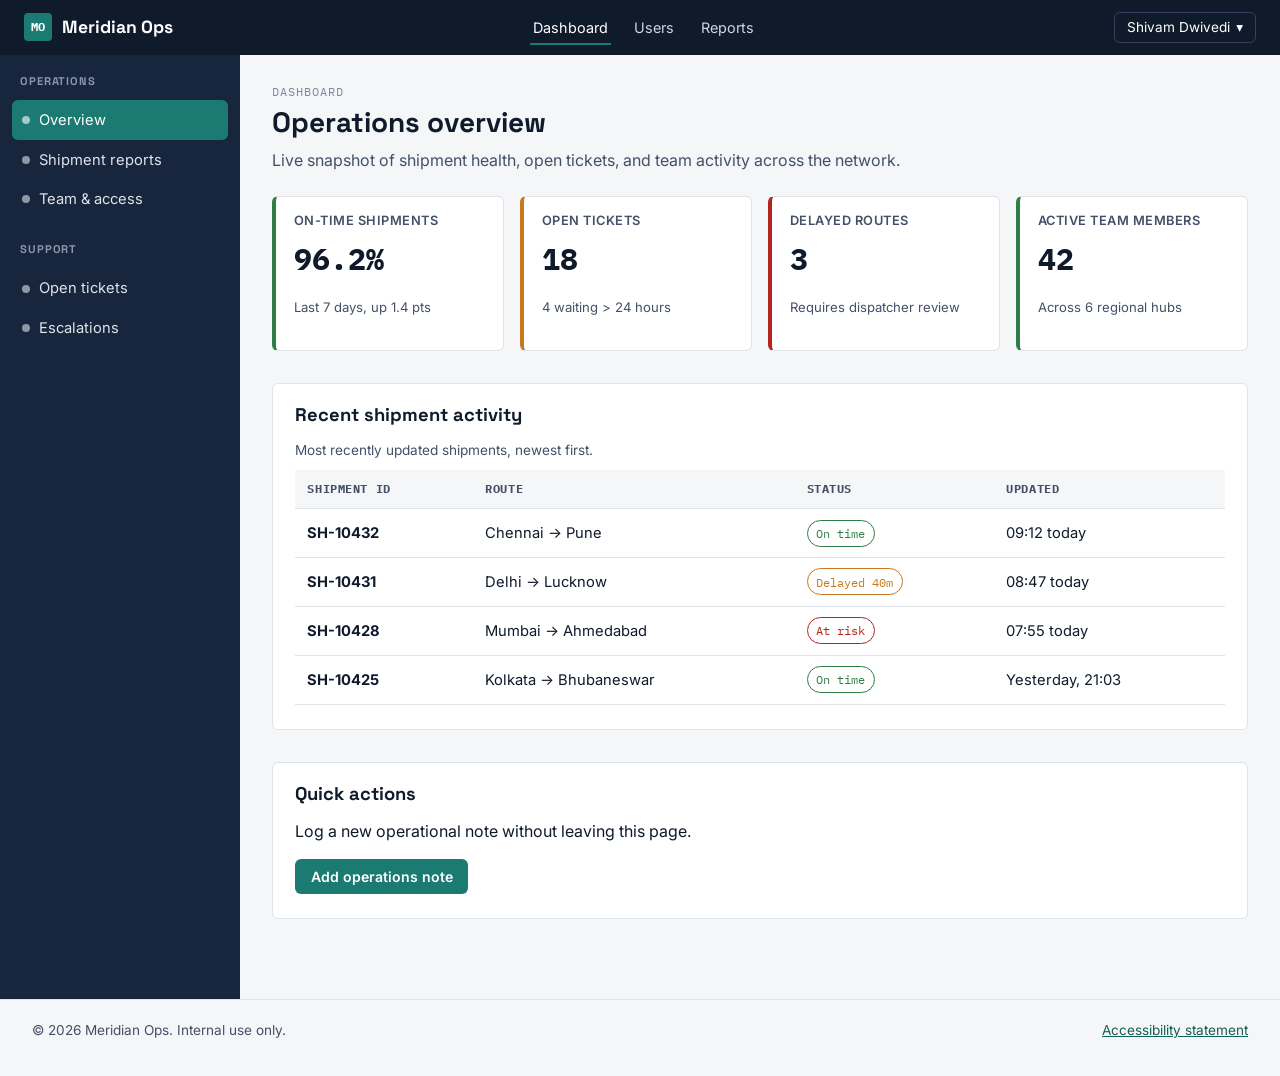
<file: index.html>
<!DOCTYPE html>
<html lang="en">
<head>
  <meta charset="UTF-8">
  <meta name="viewport" content="width=device-width, initial-scale=1.0">
  <title>Dashboard Overview — Meridian Ops</title>
  <meta name="description" content="Meridian Ops enterprise dashboard: shipment and ticket overview.">
  <link rel="stylesheet" href="css/main.css">
  <link rel="preconnect" href="https://fonts.googleapis.com">
  <link href="https://fonts.googleapis.com/css2?family=Space+Grotesk:wght@500;700&family=Inter:wght@400;500;600&family=IBM+Plex+Mono:wght@500;700&display=swap" rel="stylesheet">
</head>
<body>
  <a class="skip-link" href="#main-content">Skip to main content</a>

  <div class="app-shell">

    <header class="app-header" role="banner">
      <a class="brand" href="index.html">
        <span class="brand-mark" aria-hidden="true">MO</span>
        Meridian Ops
      </a>

      <nav aria-label="Primary">
        <ul>
          <li><a href="index.html" aria-current="page">Dashboard</a></li>
          <li><a href="pages/users.html">Users</a></li>
          <li><a href="pages/reports.html">Reports</a></li>
        </ul>
      </nav>

      <div class="user-menu">
        <button
          type="button"
          class="user-menu-btn"
          data-menu-trigger
          aria-haspopup="true"
          aria-expanded="false"
          aria-controls="user-menu-list"
        >
          Shivam Dwivedi
          <span aria-hidden="true">▾</span>
        </button>
        <ul class="user-menu-list" id="user-menu-list" role="menu" hidden>
          <li role="none"><a role="menuitem" href="#">Your profile</a></li>
          <li role="none"><a role="menuitem" href="#">Account settings</a></li>
          <li role="none"><button role="menuitem" type="button">Sign out</button></li>
        </ul>
      </div>
    </header>

    <aside class="app-sidebar" aria-label="Section navigation">
      <nav aria-label="Dashboard sections">
        <h2>Operations</h2>
        <ul>
          <li><a href="index.html" aria-current="page"><span class="rail-dot" aria-hidden="true"></span>Overview</a></li>
          <li><a href="pages/reports.html"><span class="rail-dot" aria-hidden="true"></span>Shipment reports</a></li>
          <li><a href="pages/users.html"><span class="rail-dot" aria-hidden="true"></span>Team &amp; access</a></li>
        </ul>
        <h2>Support</h2>
        <ul>
          <li><a href="#"><span class="rail-dot" aria-hidden="true"></span>Open tickets</a></li>
          <li><a href="#"><span class="rail-dot" aria-hidden="true"></span>Escalations</a></li>
        </ul>
      </nav>
    </aside>

    <main id="main-content" class="app-main" tabindex="-1">
      <div class="page-heading">
        <span class="eyebrow">Dashboard</span>
        <h1>Operations overview</h1>
        <p>Live snapshot of shipment health, open tickets, and team activity across the network.</p>
      </div>

      <section aria-labelledby="stats-heading">
        <h2 id="stats-heading" class="visually-hidden">Key metrics</h2>
        <div class="stat-grid">
          <article class="stat-card" data-status="good">
            <h3>On-time shipments</h3>
            <p class="stat-value">96.2%</p>
            <p class="stat-meta">Last 7 days, up 1.4 pts</p>
          </article>
          <article class="stat-card" data-status="watch">
            <h3>Open tickets</h3>
            <p class="stat-value">18</p>
            <p class="stat-meta">4 waiting &gt; 24 hours</p>
          </article>
          <article class="stat-card" data-status="risk">
            <h3>Delayed routes</h3>
            <p class="stat-value">3</p>
            <p class="stat-meta">Requires dispatcher review</p>
          </article>
          <article class="stat-card" data-status="good">
            <h3>Active team members</h3>
            <p class="stat-value">42</p>
            <p class="stat-meta">Across 6 regional hubs</p>
          </article>
        </div>
      </section>

      <section class="panel" aria-labelledby="activity-heading">
        <h2 id="activity-heading">Recent shipment activity</h2>
        <div class="data-table-wrap">
          <table class="data-table">
            <caption>Most recently updated shipments, newest first.</caption>
            <thead>
              <tr>
                <th scope="col">Shipment ID</th>
                <th scope="col">Route</th>
                <th scope="col">Status</th>
                <th scope="col">Updated</th>
              </tr>
            </thead>
            <tbody>
              <tr>
                <th scope="row"><span class="visually-hidden">Shipment</span>SH-10432</th>
                <td>Chennai → Pune</td>
                <td><span class="status-pill" data-status="good">On time</span></td>
                <td><time datetime="2026-08-25T09:12">09:12 today</time></td>
              </tr>
              <tr>
                <th scope="row"><span class="visually-hidden">Shipment</span>SH-10431</th>
                <td>Delhi → Lucknow</td>
                <td><span class="status-pill" data-status="watch">Delayed 40m</span></td>
                <td><time datetime="2026-08-25T08:47">08:47 today</time></td>
              </tr>
              <tr>
                <th scope="row"><span class="visually-hidden">Shipment</span>SH-10428</th>
                <td>Mumbai → Ahmedabad</td>
                <td><span class="status-pill" data-status="risk">At risk</span></td>
                <td><time datetime="2026-08-25T07:55">07:55 today</time></td>
              </tr>
              <tr>
                <th scope="row"><span class="visually-hidden">Shipment</span>SH-10425</th>
                <td>Kolkata → Bhubaneswar</td>
                <td><span class="status-pill" data-status="good">On time</span></td>
                <td><time datetime="2026-08-24T21:03">Yesterday, 21:03</time></td>
              </tr>
            </tbody>
          </table>
        </div>
      </section>

      <section class="panel" aria-labelledby="quick-add-heading">
        <h2 id="quick-add-heading">Quick actions</h2>
        <p>Log a new operational note without leaving this page.</p>
        <button type="button" class="btn btn-primary" data-modal-open="quick-note-modal">
          Add operations note
        </button>
      </section>

    </main>

    <footer class="app-footer" role="contentinfo">
      <div class="footer-inner">
        <p>&copy; 2026 Meridian Ops. Internal use only.</p>
        <p><a href="#">Accessibility statement</a></p>
      </div>
    </footer>
  </div>

  <!-- Quick operations note -->
  <div class="modal-overlay" id="quick-note-modal">
    <div class="modal" role="dialog" aria-modal="true" aria-labelledby="quick-note-title" tabindex="-1">
      <div class="modal-header">
        <h2 id="quick-note-title">Add operations note</h2>
        <button type="button" class="modal-close" data-modal-close aria-label="Close dialog">✕</button>
      </div>
      <form id="quick-note-form">
        <div class="form-field">
          <label for="note-text">Note</label>
          <textarea id="note-text" name="note" rows="4" required aria-required="true"></textarea>
        </div>
        <div class="form-field">
          <label for="note-route">Related route (optional)</label>
          <input type="text" id="note-route" name="route" placeholder="e.g. Chennai → Pune">
        </div>
        <div class="modal-footer">
          <button type="button" class="btn btn-ghost" data-modal-close>Cancel</button>
          <button type="submit" class="btn btn-primary">Save note</button>
        </div>
      </form>
    </div>
  </div>

  <script src="js/nav.js"></script>
  <script src="js/modal.js"></script>
</body>
</html>
</file>
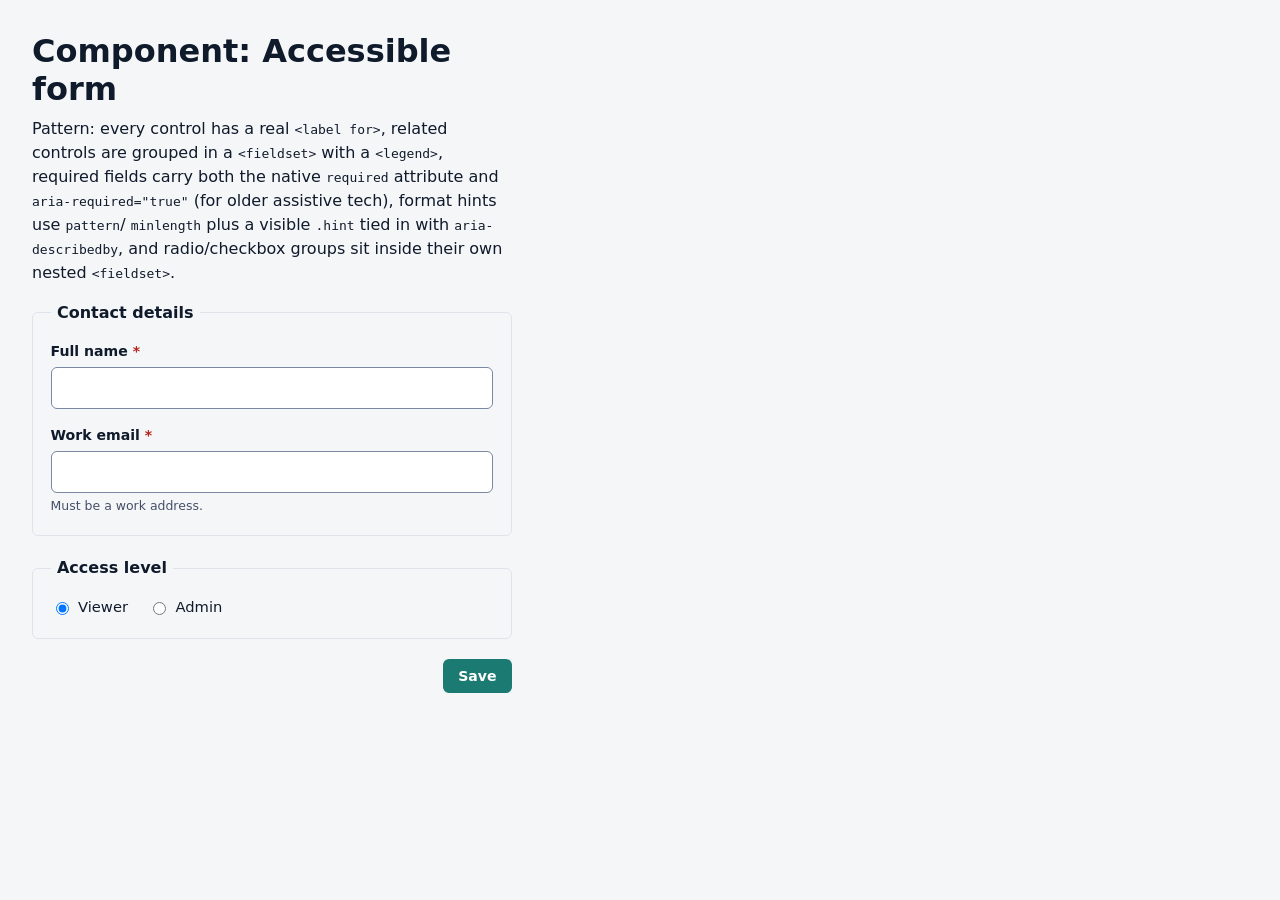
<file: components/accessible-form.html>
<!DOCTYPE html>
<html lang="en">
<head>
  <meta charset="UTF-8">
  <meta name="viewport" content="width=device-width, initial-scale=1.0">
  <title>Component — Accessible Form</title>
  <link rel="stylesheet" href="../css/main.css">
</head>
<body style="padding:2rem; max-width: 34rem;">
  <h1>Component: Accessible form</h1>
  <p>
    Pattern: every control has a real <code>&lt;label for&gt;</code>, related
    controls are grouped in a <code>&lt;fieldset&gt;</code> with a
    <code>&lt;legend&gt;</code>, required fields carry both the native
    <code>required</code> attribute and <code>aria-required="true"</code>
    (for older assistive tech), format hints use <code>pattern</code>/
    <code>minlength</code> plus a visible <code>.hint</code> tied in with
    <code>aria-describedby</code>, and radio/checkbox groups sit inside their
    own nested <code>&lt;fieldset&gt;</code>.
  </p>

  <form>
    <fieldset>
      <legend>Contact details</legend>
      <div class="form-field" style="margin-bottom:1rem;">
        <label for="demo-name">Full name <span class="required-flag" aria-hidden="true">*</span></label>
        <input type="text" id="demo-name" name="name" required aria-required="true" minlength="2">
      </div>
      <div class="form-field">
        <label for="demo-email">Work email <span class="required-flag" aria-hidden="true">*</span></label>
        <input
          type="email"
          id="demo-email"
          name="email"
          required
          aria-required="true"
          pattern="^[^\s@]+@[^\s@]+\.[^\s@]+$"
          aria-describedby="demo-email-hint"
        >
        <span id="demo-email-hint" class="hint">Must be a work address.</span>
      </div>
    </fieldset>

    <fieldset>
      <legend>Access level</legend>
      <div class="radio-group">
        <label><input type="radio" name="access" value="viewer" checked> Viewer</label>
        <label><input type="radio" name="access" value="admin"> Admin</label>
      </div>
    </fieldset>

    <div class="form-actions">
      <button type="submit" class="btn btn-primary">Save</button>
    </div>
  </form>
</body>
</html>
</file>
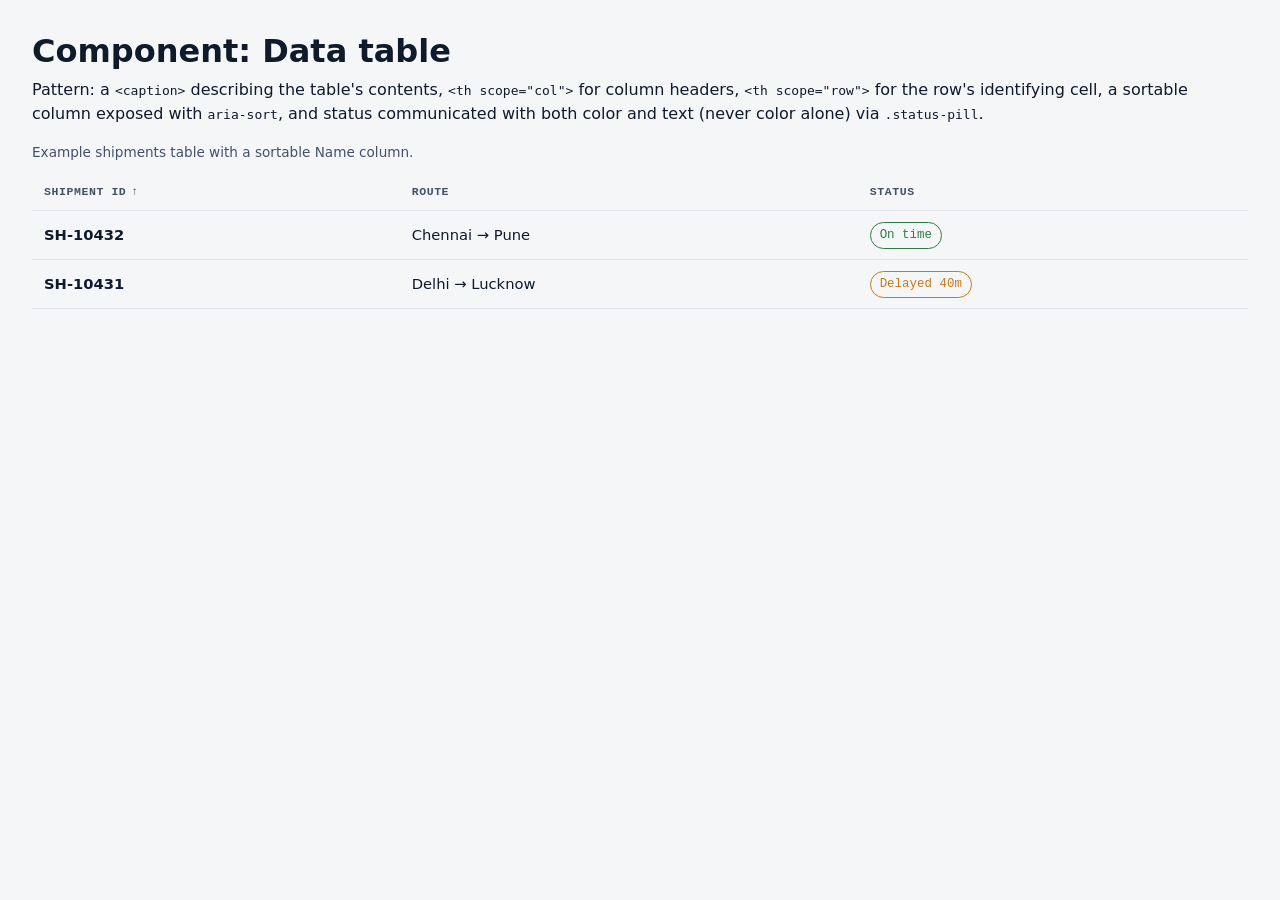
<file: components/data-table.html>
<!DOCTYPE html>
<html lang="en">
<head>
  <meta charset="UTF-8">
  <meta name="viewport" content="width=device-width, initial-scale=1.0">
  <title>Component — Data Table</title>
  <link rel="stylesheet" href="../css/main.css">
</head>
<body style="padding:2rem;">
  <h1>Component: Data table</h1>
  <p>
    Pattern: a <code>&lt;caption&gt;</code> describing the table's contents,
    <code>&lt;th scope="col"&gt;</code> for column headers,
    <code>&lt;th scope="row"&gt;</code> for the row's identifying cell, a
    sortable column exposed with <code>aria-sort</code>, and status
    communicated with both color and text (never color alone) via
    <code>.status-pill</code>.
  </p>

  <div class="data-table-wrap">
    <table class="data-table">
      <caption>Example shipments table with a sortable Name column.</caption>
      <thead>
        <tr>
          <th scope="col" aria-sort="ascending">
            <button type="button">Shipment ID <span aria-hidden="true">↑</span></button>
          </th>
          <th scope="col">Route</th>
          <th scope="col">Status</th>
        </tr>
      </thead>
      <tbody>
        <tr>
          <th scope="row">SH-10432</th>
          <td>Chennai → Pune</td>
          <td><span class="status-pill" data-status="good">On time</span></td>
        </tr>
        <tr>
          <th scope="row">SH-10431</th>
          <td>Delhi → Lucknow</td>
          <td><span class="status-pill" data-status="watch">Delayed 40m</span></td>
        </tr>
      </tbody>
    </table>
  </div>
</body>
</html>
</file>
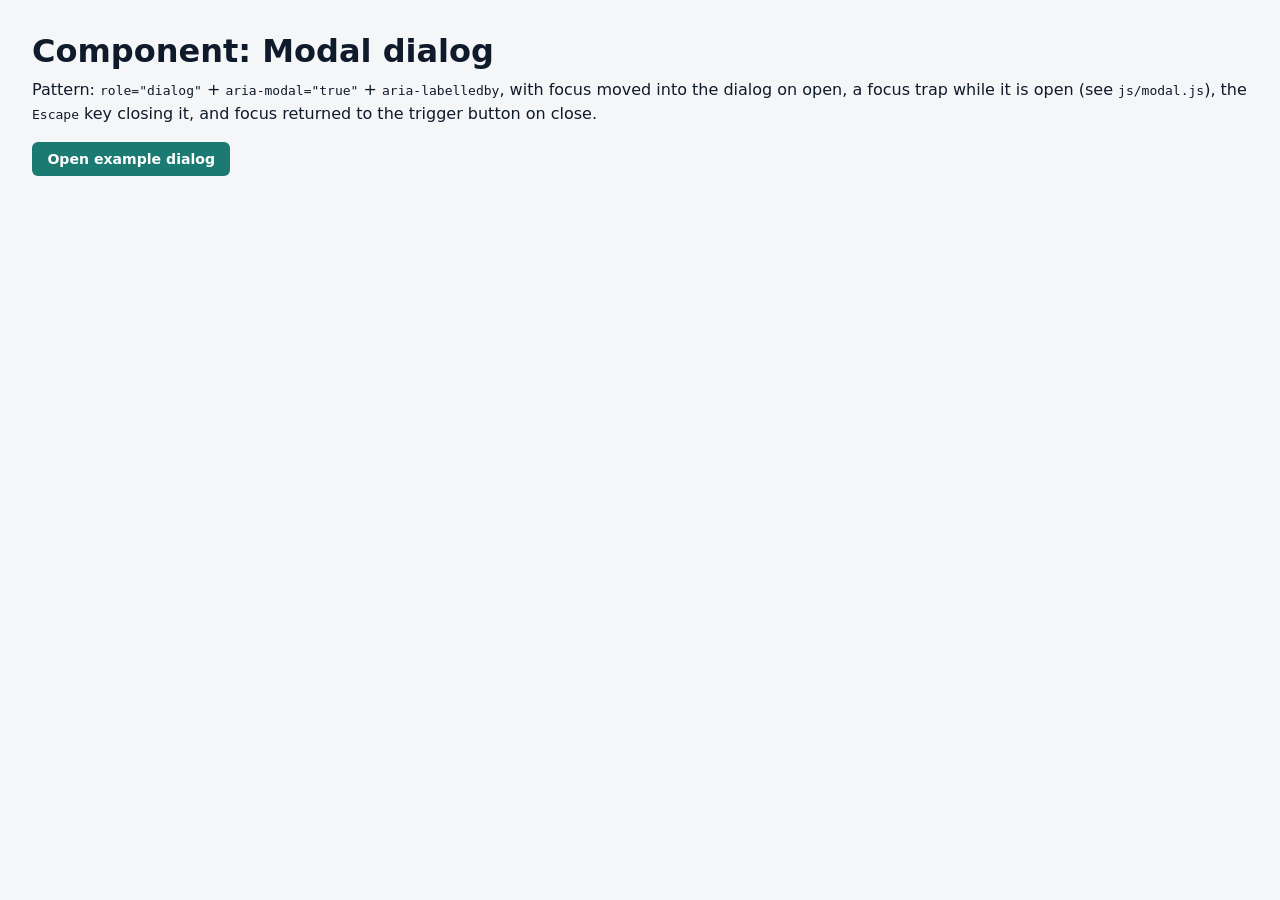
<file: components/modal-dialog.html>
<!DOCTYPE html>
<html lang="en">
<head>
  <meta charset="UTF-8">
  <meta name="viewport" content="width=device-width, initial-scale=1.0">
  <title>Component — Modal Dialog</title>
  <link rel="stylesheet" href="../css/main.css">
</head>
<body style="padding:2rem;">
  <h1>Component: Modal dialog</h1>
  <p>
    Pattern: <code>role="dialog"</code> + <code>aria-modal="true"</code> +
    <code>aria-labelledby</code>, with focus moved into the dialog on open,
    a focus trap while it is open (see <code>js/modal.js</code>), the
    <kbd>Escape</kbd> key closing it, and focus returned to the trigger
    button on close.
  </p>

  <button type="button" class="btn btn-primary" data-modal-open="demo-modal">
    Open example dialog
  </button>

  <div class="modal-overlay" id="demo-modal">
    <div class="modal" role="dialog" aria-modal="true" aria-labelledby="demo-modal-title" tabindex="-1">
      <div class="modal-header">
        <h2 id="demo-modal-title">Example dialog</h2>
        <button type="button" class="modal-close" data-modal-close aria-label="Close dialog">✕</button>
      </div>
      <p>This is the reusable dialog shell used for "Add team member" and "Remove team member" across the app.</p>
      <div class="modal-footer">
        <button type="button" class="btn btn-ghost" data-modal-close>Cancel</button>
        <button type="button" class="btn btn-primary" data-modal-close>Confirm</button>
      </div>
    </div>
  </div>

  <script src="../js/modal.js"></script>
</body>
</html>
</file>
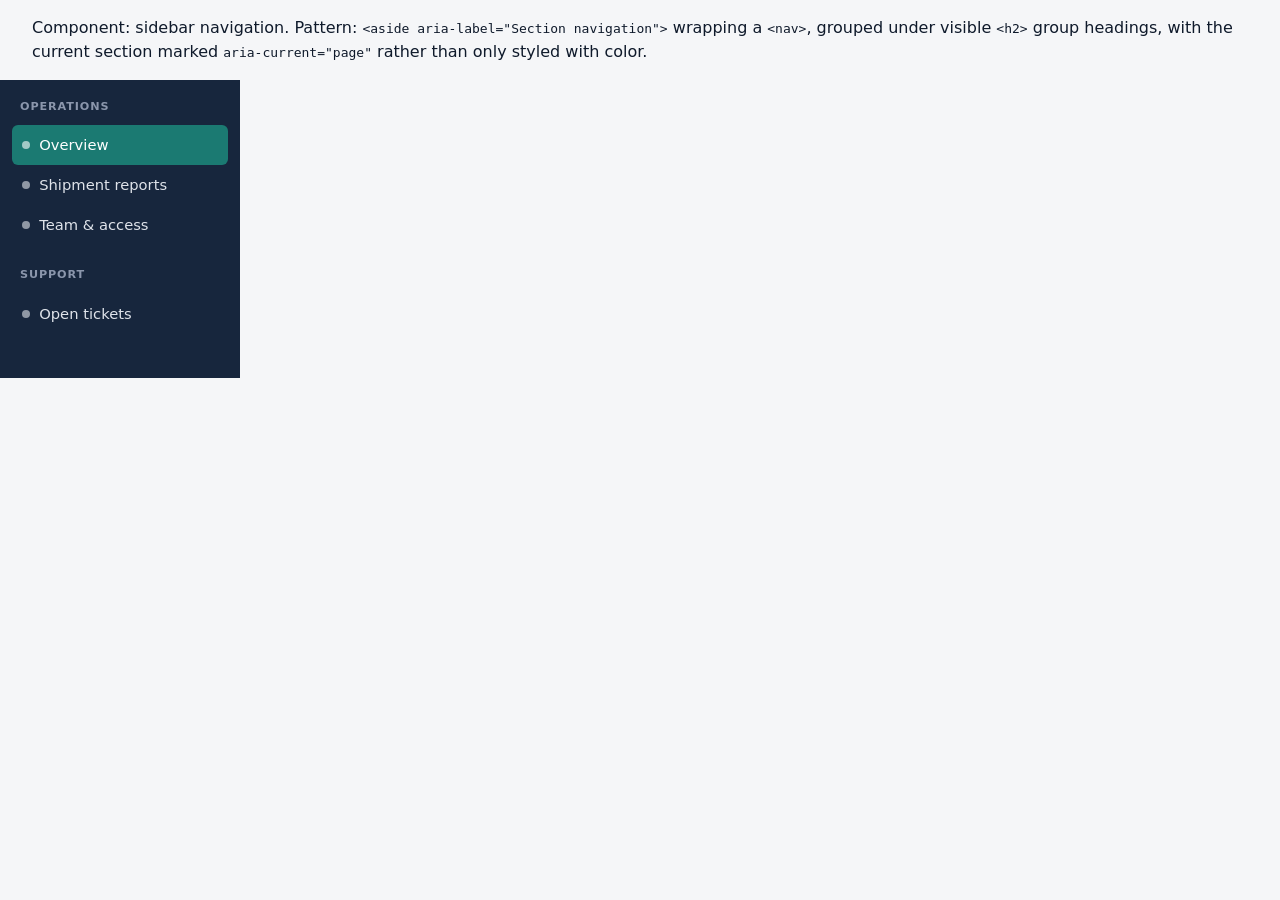
<file: components/sidebar-nav.html>
<!DOCTYPE html>
<html lang="en">
<head>
  <meta charset="UTF-8">
  <meta name="viewport" content="width=device-width, initial-scale=1.0">
  <title>Component — Sidebar Navigation</title>
  <link rel="stylesheet" href="../css/main.css">
</head>
<body>
  <p style="padding:1rem 2rem 0;">
    Component: sidebar navigation. Pattern:
    <code>&lt;aside aria-label="Section navigation"&gt;</code> wrapping a
    <code>&lt;nav&gt;</code>, grouped under visible
    <code>&lt;h2&gt;</code> group headings, with the current section marked
    <code>aria-current="page"</code> rather than only styled with color.
  </p>

  <div style="display:flex;">
    <aside class="app-sidebar" aria-label="Section navigation" style="width:15rem;">
      <nav aria-label="Dashboard sections">
        <h2>Operations</h2>
        <ul>
          <li><a href="#" aria-current="page"><span class="rail-dot" aria-hidden="true"></span>Overview</a></li>
          <li><a href="#"><span class="rail-dot" aria-hidden="true"></span>Shipment reports</a></li>
          <li><a href="#"><span class="rail-dot" aria-hidden="true"></span>Team &amp; access</a></li>
        </ul>
        <h2>Support</h2>
        <ul>
          <li><a href="#"><span class="rail-dot" aria-hidden="true"></span>Open tickets</a></li>
        </ul>
      </nav>
    </aside>
  </div>
</body>
</html>
</file>
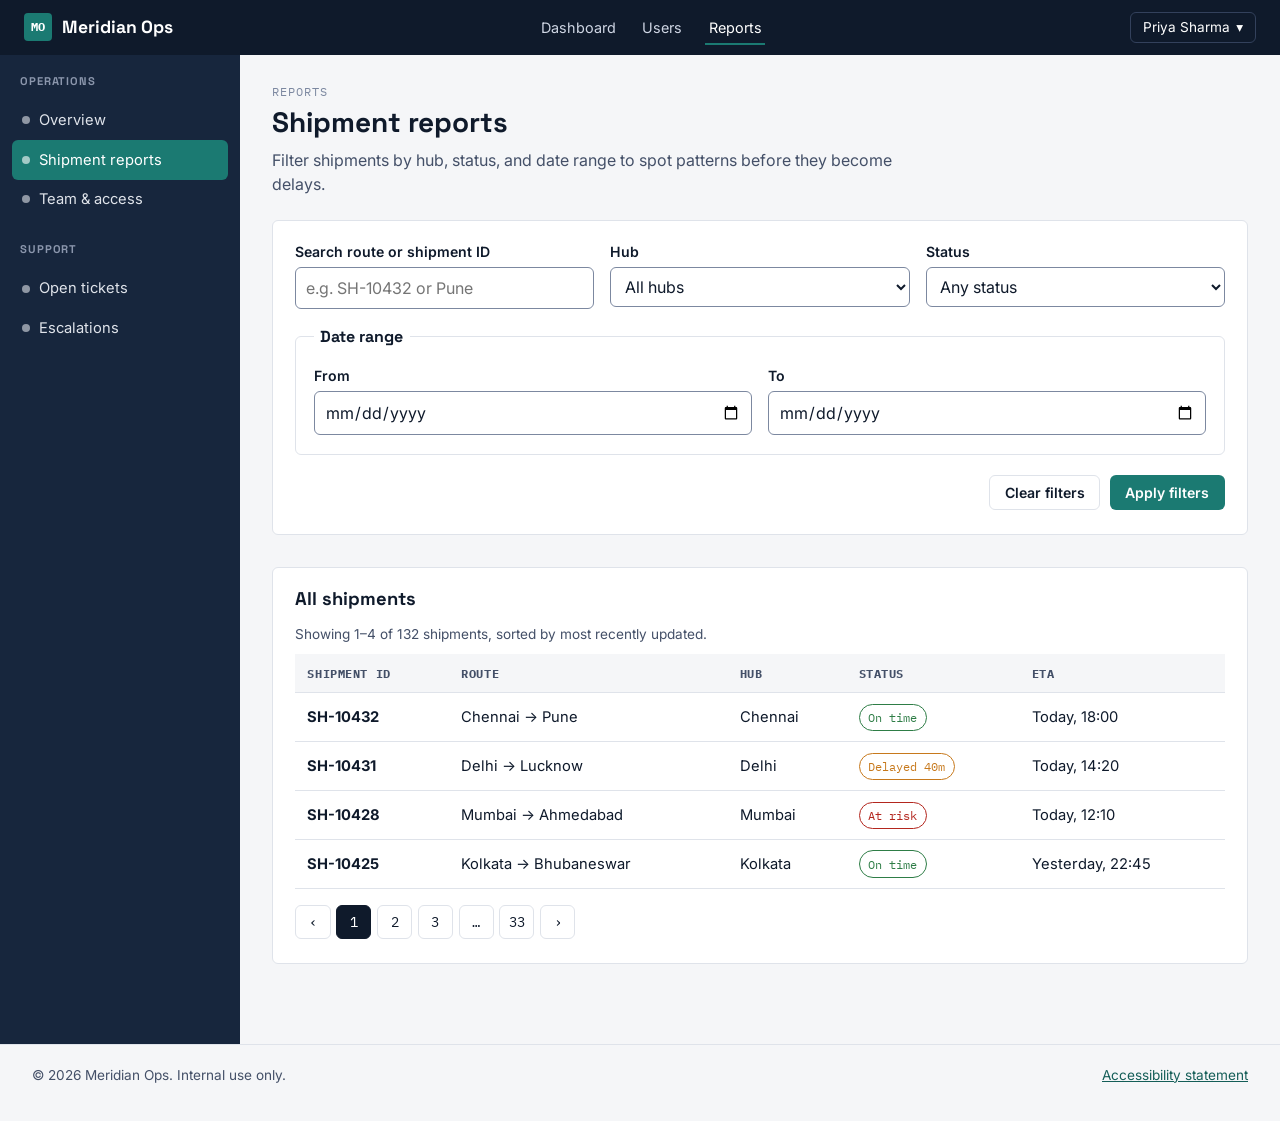
<file: pages/reports.html>
<!DOCTYPE html>
<html lang="en">
<head>
  <meta charset="UTF-8">
  <meta name="viewport" content="width=device-width, initial-scale=1.0">
  <title>Shipment Reports — Meridian Ops</title>
  <meta name="description" content="Filter and review shipment reports across all Meridian Ops hubs.">
  <link rel="stylesheet" href="../css/main.css">
  <link rel="preconnect" href="https://fonts.googleapis.com">
  <link href="https://fonts.googleapis.com/css2?family=Space+Grotesk:wght@500;700&family=Inter:wght@400;500;600&family=IBM+Plex+Mono:wght@500;700&display=swap" rel="stylesheet">
</head>
<body>
  <a class="skip-link" href="#main-content">Skip to main content</a>

  <div class="app-shell">

    <header class="app-header" role="banner">
      <a class="brand" href="../index.html">
        <span class="brand-mark" aria-hidden="true">MO</span>
        Meridian Ops
      </a>

      <nav aria-label="Primary">
        <ul>
          <li><a href="../index.html">Dashboard</a></li>
          <li><a href="users.html">Users</a></li>
          <li><a href="reports.html" aria-current="page">Reports</a></li>
        </ul>
      </nav>

      <div class="user-menu">
        <button
          type="button"
          class="user-menu-btn"
          data-menu-trigger
          aria-haspopup="true"
          aria-expanded="false"
          aria-controls="user-menu-list"
        >
          Priya Sharma
          <span aria-hidden="true">▾</span>
        </button>
        <ul class="user-menu-list" id="user-menu-list" role="menu" hidden>
          <li role="none"><a role="menuitem" href="#">Your profile</a></li>
          <li role="none"><a role="menuitem" href="#">Account settings</a></li>
          <li role="none"><button role="menuitem" type="button">Sign out</button></li>
        </ul>
      </div>
    </header>

    <aside class="app-sidebar" aria-label="Section navigation">
      <nav aria-label="Dashboard sections">
        <h2>Operations</h2>
        <ul>
          <li><a href="../index.html"><span class="rail-dot" aria-hidden="true"></span>Overview</a></li>
          <li><a href="reports.html" aria-current="page"><span class="rail-dot" aria-hidden="true"></span>Shipment reports</a></li>
          <li><a href="users.html"><span class="rail-dot" aria-hidden="true"></span>Team &amp; access</a></li>
        </ul>
        <h2>Support</h2>
        <ul>
          <li><a href="#"><span class="rail-dot" aria-hidden="true"></span>Open tickets</a></li>
          <li><a href="#"><span class="rail-dot" aria-hidden="true"></span>Escalations</a></li>
        </ul>
      </nav>
    </aside>

    <main id="main-content" class="app-main" tabindex="-1">
      <div class="page-heading">
        <span class="eyebrow">Reports</span>
        <h1>Shipment reports</h1>
        <p>Filter shipments by hub, status, and date range to spot patterns before they become delays.</p>
      </div>

      <section class="panel" aria-labelledby="filters-heading">
        <h2 id="filters-heading" class="visually-hidden">Filter shipments</h2>
        <form action="#" method="get">
          <div class="form-grid">
            <div class="form-field">
              <label for="filter-search">Search route or shipment ID</label>
              <input type="search" id="filter-search" name="q" placeholder="e.g. SH-10432 or Pune">
            </div>

            <div class="form-field">
              <label for="filter-hub">Hub</label>
              <select id="filter-hub" name="hub">
                <option value="">All hubs</option>
                <option value="delhi">Delhi</option>
                <option value="mumbai">Mumbai</option>
                <option value="chennai">Chennai</option>
                <option value="kolkata">Kolkata</option>
              </select>
            </div>

            <div class="form-field">
              <label for="filter-status">Status</label>
              <select id="filter-status" name="status">
                <option value="">Any status</option>
                <option value="good">On time</option>
                <option value="watch">Delayed</option>
                <option value="risk">At risk</option>
              </select>
            </div>
          </div>

          <fieldset style="margin-top:1rem;">
            <legend>Date range</legend>
            <div class="form-grid">
              <div class="form-field">
                <label for="filter-from">From</label>
                <input type="date" id="filter-from" name="from">
              </div>
              <div class="form-field">
                <label for="filter-to">To</label>
                <input type="date" id="filter-to" name="to">
              </div>
            </div>
          </fieldset>

          <div class="form-actions">
            <button type="reset" class="btn btn-ghost">Clear filters</button>
            <button type="submit" class="btn btn-primary">Apply filters</button>
          </div>
        </form>
      </section>

      <section class="panel" aria-labelledby="reports-table-heading">
        <h2 id="reports-table-heading">All shipments</h2>

        <div class="data-table-wrap">
          <table class="data-table">
            <caption>Showing 1–4 of 132 shipments, sorted by most recently updated.</caption>
            <thead>
              <tr>
                <th scope="col">Shipment ID</th>
                <th scope="col">Route</th>
                <th scope="col">Hub</th>
                <th scope="col">Status</th>
                <th scope="col">ETA</th>
              </tr>
            </thead>
            <tbody>
              <tr>
                <th scope="row">SH-10432</th>
                <td>Chennai → Pune</td>
                <td>Chennai</td>
                <td><span class="status-pill" data-status="good">On time</span></td>
                <td><time datetime="2026-08-25T18:00">Today, 18:00</time></td>
              </tr>
              <tr>
                <th scope="row">SH-10431</th>
                <td>Delhi → Lucknow</td>
                <td>Delhi</td>
                <td><span class="status-pill" data-status="watch">Delayed 40m</span></td>
                <td><time datetime="2026-08-25T14:20">Today, 14:20</time></td>
              </tr>
              <tr>
                <th scope="row">SH-10428</th>
                <td>Mumbai → Ahmedabad</td>
                <td>Mumbai</td>
                <td><span class="status-pill" data-status="risk">At risk</span></td>
                <td><time datetime="2026-08-25T12:10">Today, 12:10</time></td>
              </tr>
              <tr>
                <th scope="row">SH-10425</th>
                <td>Kolkata → Bhubaneswar</td>
                <td>Kolkata</td>
                <td><span class="status-pill" data-status="good">On time</span></td>
                <td><time datetime="2026-08-24T22:45">Yesterday, 22:45</time></td>
              </tr>
            </tbody>
          </table>
        </div>

        <nav class="pagination" aria-label="Pagination">
          <a href="#" aria-label="Previous page">‹</a>
          <a href="#" aria-current="page" aria-label="Page 1">1</a>
          <a href="#" aria-label="Page 2">2</a>
          <a href="#" aria-label="Page 3">3</a>
          <span aria-hidden="true">…</span>
          <a href="#" aria-label="Page 33">33</a>
          <a href="#" aria-label="Next page">›</a>
        </nav>
      </section>
    </main>

    <footer class="app-footer" role="contentinfo">
      <div class="footer-inner">
        <p>&copy; 2026 Meridian Ops. Internal use only.</p>
        <p><a href="#">Accessibility statement</a></p>
      </div>
    </footer>
  </div>

  <script src="../js/nav.js"></script>
  <script src="../js/modal.js"></script>
</body>
</html>
</file>
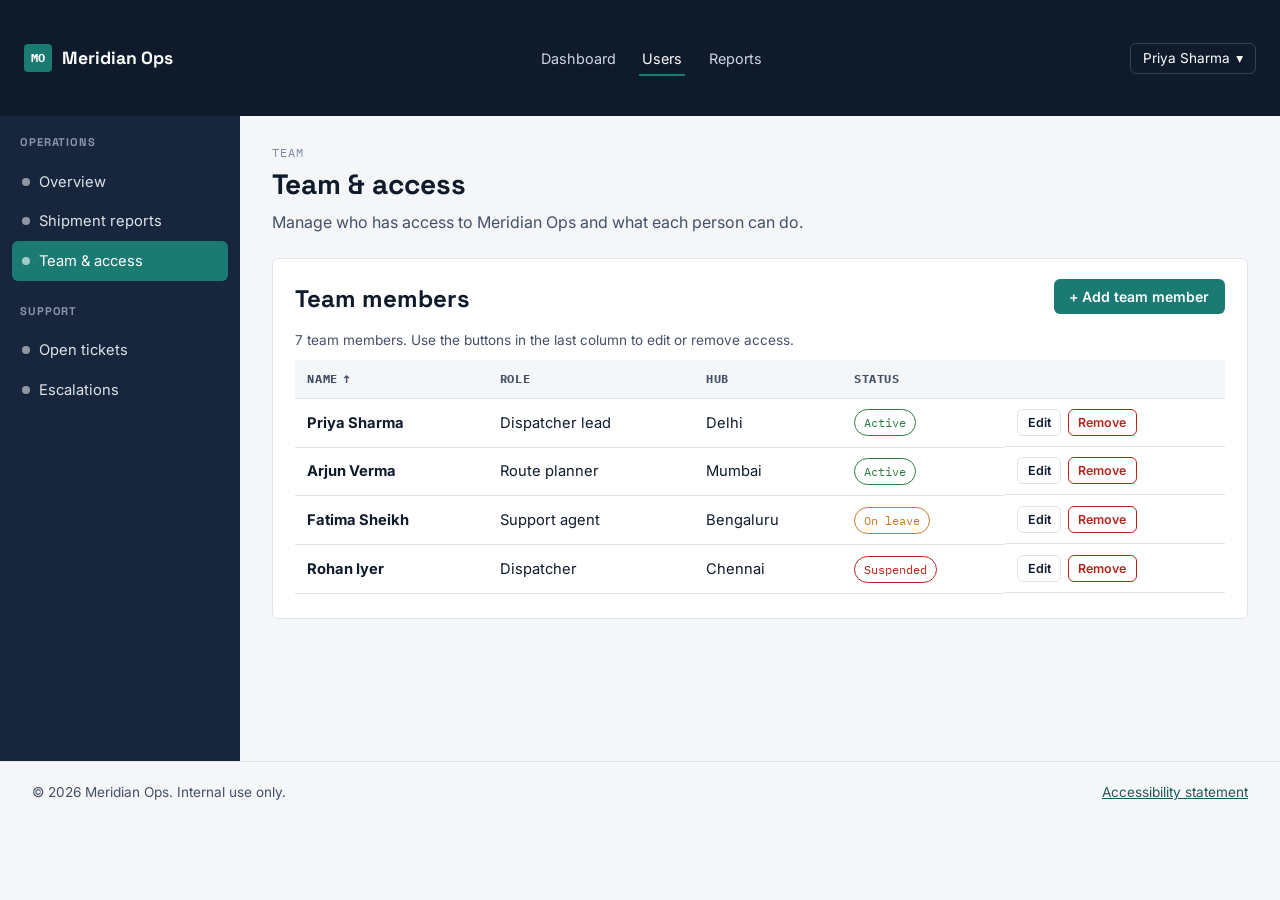
<file: pages/users.html>
<!DOCTYPE html>
<html lang="en">
<head>
  <meta charset="UTF-8">
  <meta name="viewport" content="width=device-width, initial-scale=1.0">
  <title>Team &amp; Access — Meridian Ops</title>
  <meta name="description" content="Manage Meridian Ops team members and access levels.">
  <link rel="stylesheet" href="../css/main.css">
  <link rel="preconnect" href="https://fonts.googleapis.com">
  <link href="https://fonts.googleapis.com/css2?family=Space+Grotesk:wght@500;700&family=Inter:wght@400;500;600&family=IBM+Plex+Mono:wght@500;700&display=swap" rel="stylesheet">
</head>
<body>
  <a class="skip-link" href="#main-content">Skip to main content</a>

  <div class="app-shell">

    <header class="app-header" role="banner">
      <a class="brand" href="../index.html">
        <span class="brand-mark" aria-hidden="true">MO</span>
        Meridian Ops
      </a>

      <nav aria-label="Primary">
        <ul>
          <li><a href="../index.html">Dashboard</a></li>
          <li><a href="users.html" aria-current="page">Users</a></li>
          <li><a href="reports.html">Reports</a></li>
        </ul>
      </nav>

      <div class="user-menu">
        <button
          type="button"
          class="user-menu-btn"
          data-menu-trigger
          aria-haspopup="true"
          aria-expanded="false"
          aria-controls="user-menu-list"
        >
          Priya Sharma
          <span aria-hidden="true">▾</span>
        </button>
        <ul class="user-menu-list" id="user-menu-list" role="menu" hidden>
          <li role="none"><a role="menuitem" href="#">Your profile</a></li>
          <li role="none"><a role="menuitem" href="#">Account settings</a></li>
          <li role="none"><button role="menuitem" type="button">Sign out</button></li>
        </ul>
      </div>
    </header>

    <aside class="app-sidebar" aria-label="Section navigation">
      <nav aria-label="Dashboard sections">
        <h2>Operations</h2>
        <ul>
          <li><a href="../index.html"><span class="rail-dot" aria-hidden="true"></span>Overview</a></li>
          <li><a href="reports.html"><span class="rail-dot" aria-hidden="true"></span>Shipment reports</a></li>
          <li><a href="users.html" aria-current="page"><span class="rail-dot" aria-hidden="true"></span>Team &amp; access</a></li>
        </ul>
        <h2>Support</h2>
        <ul>
          <li><a href="#"><span class="rail-dot" aria-hidden="true"></span>Open tickets</a></li>
          <li><a href="#"><span class="rail-dot" aria-hidden="true"></span>Escalations</a></li>
        </ul>
      </nav>
    </aside>

    <main id="main-content" class="app-main" tabindex="-1">
      <div class="page-heading">
        <span class="eyebrow">Team</span>
        <h1>Team &amp; access</h1>
        <p>Manage who has access to Meridian Ops and what each person can do.</p>
      </div>

      <section class="panel" aria-labelledby="team-table-heading">
        <div class="panel-toolbar">
          <h2 id="team-table-heading" style="margin:0;">Team members</h2>
          <button type="button" class="btn btn-primary" data-modal-open="add-user-modal" style="margin-left:auto;">
            + Add team member
          </button>
        </div>

        <div class="data-table-wrap">
          <table class="data-table">
            <caption>7 team members. Use the buttons in the last column to edit or remove access.</caption>
            <thead>
              <tr>
                <th scope="col" aria-sort="ascending">
                  <button type="button">Name <span aria-hidden="true">↑</span></button>
                </th>
                <th scope="col">Role</th>
                <th scope="col">Hub</th>
                <th scope="col">Status</th>
                <th scope="col"><span class="visually-hidden">Actions</span></th>
              </tr>
            </thead>
            <tbody>
              <tr>
                <th scope="row">Priya Sharma</th>
                <td>Dispatcher lead</td>
                <td>Delhi</td>
                <td><span class="status-pill" data-status="good">Active</span></td>
                <td class="row-actions">
                  <button type="button" class="btn btn-ghost btn-small" data-modal-open="add-user-modal">Edit</button>
                  <button type="button" class="btn btn-danger btn-small" data-modal-open="delete-user-modal" data-user-name="Priya Sharma">Remove</button>
                </td>
              </tr>
              <tr>
                <th scope="row">Arjun Verma</th>
                <td>Route planner</td>
                <td>Mumbai</td>
                <td><span class="status-pill" data-status="good">Active</span></td>
                <td class="row-actions">
                  <button type="button" class="btn btn-ghost btn-small" data-modal-open="add-user-modal">Edit</button>
                  <button type="button" class="btn btn-danger btn-small" data-modal-open="delete-user-modal" data-user-name="Arjun Verma">Remove</button>
                </td>
              </tr>
              <tr>
                <th scope="row">Fatima Sheikh</th>
                <td>Support agent</td>
                <td>Bengaluru</td>
                <td><span class="status-pill" data-status="watch">On leave</span></td>
                <td class="row-actions">
                  <button type="button" class="btn btn-ghost btn-small" data-modal-open="add-user-modal">Edit</button>
                  <button type="button" class="btn btn-danger btn-small" data-modal-open="delete-user-modal" data-user-name="Fatima Sheikh">Remove</button>
                </td>
              </tr>
              <tr>
                <th scope="row">Rohan Iyer</th>
                <td>Dispatcher</td>
                <td>Chennai</td>
                <td><span class="status-pill" data-status="risk">Suspended</span></td>
                <td class="row-actions">
                  <button type="button" class="btn btn-ghost btn-small" data-modal-open="add-user-modal">Edit</button>
                  <button type="button" class="btn btn-danger btn-small" data-modal-open="delete-user-modal" data-user-name="Rohan Iyer">Remove</button>
                </td>
              </tr>
            </tbody>
          </table>
        </div>
      </section>
    </main>

    <footer class="app-footer" role="contentinfo">
      <div class="footer-inner">
        <p>&copy; 2026 Meridian Ops. Internal use only.</p>
        <p><a href="#">Accessibility statement</a></p>
      </div>
    </footer>
  </div>

  <!--  Add / edit team member -->
  <div class="modal-overlay" id="add-user-modal">
    <div class="modal" role="dialog" aria-modal="true" aria-labelledby="add-user-title" tabindex="-1">
      <div class="modal-header">
        <h2 id="add-user-title">Add team member</h2>
        <button type="button" class="modal-close" data-modal-close aria-label="Close dialog">✕</button>
      </div>

      <form id="add-user-form" novalidate>
        <fieldset>
          <legend>Contact details</legend>

          <div class="form-grid">
            <div class="form-field">
              <label for="user-name">
                Full name <span class="required-flag" aria-hidden="true">*</span>
              </label>
              <input
                type="text"
                id="user-name"
                name="name"
                required
                aria-required="true"
                minlength="2"
              >
            </div>

            <div class="form-field">
              <label for="user-email">
                Work email <span class="required-flag" aria-hidden="true">*</span>
              </label>
              <input
                type="email"
                id="user-email"
                name="email"
                required
                aria-required="true"
                pattern="^[^\s@]+@[^\s@]+\.[^\s@]+$"
                aria-describedby="user-email-hint"
              >
              <span id="user-email-hint" class="hint">Must be a meridianops.com address.</span>
            </div>
          </div>
        </fieldset>

        <fieldset>
          <legend>Role &amp; access</legend>

          <div class="form-field" style="margin-bottom:1rem;">
            <label for="user-hub">Regional hub</label>
            <select id="user-hub" name="hub" required aria-required="true">
              <option value="">Select a hub</option>
              <option value="delhi">Delhi</option>
              <option value="mumbai">Mumbai</option>
              <option value="chennai">Chennai</option>
              <option value="bengaluru">Bengaluru</option>
              <option value="kolkata">Kolkata</option>
            </select>
          </div>

          <fieldset>
            <legend>Access level</legend>
            <div class="radio-group">
              <label><input type="radio" name="access" value="viewer" checked> Viewer</label>
              <label><input type="radio" name="access" value="dispatcher"> Dispatcher</label>
              <label><input type="radio" name="access" value="admin"> Admin</label>
            </div>
          </fieldset>

          <div class="checkbox-group" style="margin-top:1rem;">
            <label><input type="checkbox" name="notify" value="email"> Send welcome email</label>
          </div>
        </fieldset>

        <div class="modal-footer">
          <button type="button" class="btn btn-ghost" data-modal-close>Cancel</button>
          <button type="submit" class="btn btn-primary">Save team member</button>
        </div>
      </form>
    </div>
  </div>

  <!-- Delete confirmation -->
  <div class="modal-overlay" id="delete-user-modal">
    <div class="modal" role="dialog" aria-modal="true" aria-labelledby="delete-user-title" aria-describedby="delete-user-desc" tabindex="-1">
      <div class="modal-header">
        <h2 id="delete-user-title">Remove team member?</h2>
        <button type="button" class="modal-close" data-modal-close aria-label="Close dialog">✕</button>
      </div>
      <p id="delete-user-desc">
        This revokes their access to Meridian Ops immediately. This action cannot be undone.
      </p>
      <div class="modal-footer">
        <button type="button" class="btn btn-ghost" data-modal-close>Cancel</button>
        <button type="button" class="btn btn-danger" data-modal-close>Remove access</button>
      </div>
    </div>
  </div>

  <script src="../js/nav.js"></script>
  <script src="../js/modal.js"></script>
</body>
</html>
</file>
<file: css/main.css>
:root {
  --ink: #0f1a2b;
  --ink-soft: #17263d;
  --paper: #f5f6f8;
  --surface: #ffffff;
  --slate: #445068;
  --slate-soft: #7c88a0;
  --line: #dfe3ea;
  --teal: #1b7a72;
  --teal-dark: #145e58;
  --amber: #c7791c;
  --green: #2e7d46;
  --red: #b3261e;

  --font-display: "Space Grotesk", "Segoe UI", system-ui, sans-serif;
  --font-body: "Inter", "Segoe UI", system-ui, sans-serif;
  --font-mono: "IBM Plex Mono", "Courier New", monospace;

  --sidebar-w: 15rem;
  --radius: 6px;
  --focus-ring: 3px solid #1b7a72;
}

@media (prefers-reduced-motion: no-preference) {
  :root {
    --transition-fast: 120ms ease;
  }
}
@media (prefers-reduced-motion: reduce) {
  * {
    animation-duration: 0.001ms !important;
    transition-duration: 0.001ms !important;
  }
}

* {
  box-sizing: border-box;
}

html {
  font-size: 100%;
}

body {
  margin: 0;
  font-family: var(--font-body);
  color: var(--ink);
  background: var(--paper);
  line-height: 1.5;
}

h1, h2, h3, h4 {
  font-family: var(--font-display);
  line-height: 1.2;
  margin: 0 0 0.5rem;
}

p {
  margin: 0 0 1rem;
}

a {
  color: var(--teal-dark);
}


.skip-link {
  position: absolute;
  left: 0;
  top: -3rem;
  background: var(--ink);
  color: #fff;
  padding: 0.75rem 1.25rem;
  z-index: 1000;
  transition: top var(--transition-fast, 0s);
  text-decoration: none;
  border-radius: 0 0 var(--radius) 0;
}

.skip-link:focus {
  top: 0;
}

.visually-hidden {
  position: absolute;
  width: 1px;
  height: 1px;
  padding: 0;
  margin: -1px;
  overflow: hidden;
  clip: rect(0, 0, 0, 0);
  white-space: nowrap;
  border: 0;
}

:focus-visible {
  outline: var(--focus-ring);
  outline-offset: 2px;
}


.app-shell {
  display: grid;
  grid-template-columns: var(--sidebar-w) 1fr;
  min-height: 100vh;
}

.app-header {
  grid-column: 1 / -1;
  display: flex;
  align-items: center;
  justify-content: space-between;
  gap: 1rem;
  background: var(--ink);
  color: #fff;
  padding: 0.75rem 1.5rem;
}

.app-header .brand {
  display: flex;
  align-items: center;
  gap: 0.6rem;
  font-family: var(--font-display);
  font-weight: 700;
  font-size: 1.1rem;
  color: #fff;
  text-decoration: none;
}

.brand-mark {
  width: 1.75rem;
  height: 1.75rem;
  border-radius: 4px;
  background: var(--teal);
  display: inline-flex;
  align-items: center;
  justify-content: center;
  font-family: var(--font-mono);
  font-size: 0.75rem;
  font-weight: 700;
}

.app-header nav[aria-label="Primary"] ul {
  list-style: none;
  display: flex;
  gap: 1.25rem;
  margin: 0;
  padding: 0;
}

.app-header nav[aria-label="Primary"] a {
  color: #cfd6e4;
  text-decoration: none;
  font-size: 0.9rem;
  padding: 0.4rem 0.2rem;
  border-bottom: 2px solid transparent;
}

.app-header nav[aria-label="Primary"] a[aria-current="page"] {
  color: #fff;
  border-bottom-color: var(--teal);
}

.app-header nav[aria-label="Primary"] a:hover {
  color: #fff;
}

.user-menu {
  position: relative;
}

.user-menu-btn {
  background: transparent;
  border: 1px solid #33415c;
  color: #fff;
  border-radius: var(--radius);
  padding: 0.4rem 0.75rem;
  font-family: var(--font-body);
  font-size: 0.85rem;
  cursor: pointer;
  display: inline-flex;
  align-items: center;
  gap: 0.4rem;
}

.user-menu-list {
  list-style: none;
  margin: 0;
  padding: 0.4rem;
  position: absolute;
  right: 0;
  top: calc(100% + 0.4rem);
  background: var(--surface);
  color: var(--ink);
  border: 1px solid var(--line);
  border-radius: var(--radius);
  min-width: 10rem;
  box-shadow: 0 8px 24px rgba(15, 26, 43, 0.18);
}

.user-menu-list a,
.user-menu-list button {
  display: block;
  width: 100%;
  text-align: left;
  background: none;
  border: none;
  padding: 0.5rem 0.6rem;
  border-radius: 4px;
  font-size: 0.9rem;
  color: var(--ink);
  text-decoration: none;
  cursor: pointer;
}

.user-menu-list a:hover,
.user-menu-list button:hover {
  background: var(--paper);
}


.app-sidebar {
  background: var(--ink-soft);
  color: #dfe3ea;
  padding: 1.25rem 0.75rem;
}

.app-sidebar h2 {
  font-size: 0.7rem;
  text-transform: uppercase;
  letter-spacing: 0.08em;
  color: #8b96ac;
  padding: 0 0.5rem;
  margin-bottom: 0.75rem;
}

.app-sidebar ul {
  list-style: none;
  margin: 0 0 1.5rem;
  padding: 0;
}

.app-sidebar a {
  display: flex;
  align-items: center;
  gap: 0.6rem;
  color: #dfe3ea;
  text-decoration: none;
  padding: 0.55rem 0.6rem;
  border-radius: var(--radius);
  font-size: 0.92rem;
}

.app-sidebar a[aria-current="page"] {
  background: var(--teal);
  color: #fff;
}

.app-sidebar a:hover {
  background: #223252;
}

.rail-dot {
  width: 0.5rem;
  height: 0.5rem;
  border-radius: 50%;
  background: currentColor;
  opacity: 0.6;
  flex-shrink: 0;
}


.app-main {
  padding: 1.75rem 2rem 3rem;
  max-width: 72rem;
}

.page-heading {
  margin-bottom: 1.5rem;
}

.page-heading .eyebrow {
  font-family: var(--font-mono);
  font-size: 0.75rem;
  text-transform: uppercase;
  letter-spacing: 0.08em;
  color: var(--slate-soft);
  display: block;
  margin-bottom: 0.35rem;
}

.page-heading h1 {
  font-size: 1.75rem;
}

.page-heading p {
  color: var(--slate);
  max-width: 42rem;
}


.stat-grid {
  display: grid;
  grid-template-columns: repeat(auto-fit, minmax(14rem, 1fr));
  gap: 1rem;
  margin-bottom: 2rem;
}

.stat-card {
  background: var(--surface);
  border: 1px solid var(--line);
  border-left: 4px solid var(--slate-soft);
  border-radius: var(--radius);
  padding: 1rem 1.1rem;
}

.stat-card[data-status="good"] { border-left-color: var(--green); }
.stat-card[data-status="watch"] { border-left-color: var(--amber); }
.stat-card[data-status="risk"] { border-left-color: var(--red); }

.stat-card h3 {
  font-size: 0.8rem;
  text-transform: uppercase;
  letter-spacing: 0.04em;
  color: var(--slate);
  font-family: var(--font-body);
  font-weight: 600;
}

.stat-card .stat-value {
  font-family: var(--font-mono);
  font-size: 1.9rem;
  font-weight: 700;
}

.stat-card .stat-meta {
  font-size: 0.82rem;
  color: var(--slate);
}


.panel {
  background: var(--surface);
  border: 1px solid var(--line);
  border-radius: var(--radius);
  padding: 1.25rem 1.4rem 1.5rem;
  margin-bottom: 2rem;
}

.panel > h2 {
  font-size: 1.15rem;
  margin-bottom: 0.9rem;
}

.panel-toolbar {
  display: flex;
  flex-wrap: wrap;
  gap: 0.75rem;
  align-items: flex-end;
  margin-bottom: 1rem;
}


.data-table-wrap {
  overflow-x: auto;
}

table.data-table {
  width: 100%;
  border-collapse: collapse;
  font-size: 0.92rem;
}

.data-table caption {
  text-align: left;
  color: var(--slate);
  font-size: 0.85rem;
  margin-bottom: 0.6rem;
}

.data-table th,
.data-table td {
  text-align: left;
  padding: 0.65rem 0.75rem;
  border-bottom: 1px solid var(--line);
}

.data-table thead th {
  font-family: var(--font-mono);
  font-size: 0.72rem;
  text-transform: uppercase;
  letter-spacing: 0.05em;
  color: var(--slate);
  background: var(--paper);
  position: sticky;
  top: 0;
}

.data-table th[aria-sort] button {
  background: none;
  border: none;
  font: inherit;
  font-family: var(--font-mono);
  text-transform: uppercase;
  letter-spacing: 0.05em;
  color: var(--slate);
  cursor: pointer;
  padding: 0;
  display: inline-flex;
  align-items: center;
  gap: 0.3rem;
}

.status-pill {
  display: inline-flex;
  align-items: center;
  gap: 0.4rem;
  font-family: var(--font-mono);
  font-size: 0.78rem;
  padding: 0.2rem 0.55rem;
  border-radius: 999px;
  border: 1px solid var(--line);
}

.status-pill[data-status="good"] { color: var(--green); border-color: var(--green); }
.status-pill[data-status="watch"] { color: var(--amber); border-color: var(--amber); }
.status-pill[data-status="risk"] { color: var(--red); border-color: var(--red); }

.row-actions {
  display: flex;
  gap: 0.4rem;
}


.btn {
  font-family: var(--font-body);
  font-size: 0.88rem;
  font-weight: 600;
  padding: 0.5rem 0.9rem;
  border-radius: var(--radius);
  border: 1px solid transparent;
  cursor: pointer;
  display: inline-flex;
  align-items: center;
  gap: 0.4rem;
  text-decoration: none;
}

.btn-primary {
  background: var(--teal);
  color: #fff;
}

.btn-primary:hover {
  background: var(--teal-dark);
}

.btn-ghost {
  background: transparent;
  border-color: var(--line);
  color: var(--ink);
}

.btn-ghost:hover {
  background: var(--paper);
}

.btn-danger {
  background: transparent;
  border-color: var(--red);
  color: var(--red);
}

.btn-danger:hover {
  background: #fdecea;
}

.btn-small {
  font-size: 0.78rem;
  padding: 0.3rem 0.6rem;
}


fieldset {
  border: 1px solid var(--line);
  border-radius: var(--radius);
  padding: 1rem 1.1rem 1.2rem;
  margin: 0 0 1.25rem;
}

legend {
  font-family: var(--font-display);
  font-weight: 700;
  padding: 0 0.4rem;
  font-size: 1rem;
}

.form-grid {
  display: grid;
  grid-template-columns: repeat(auto-fit, minmax(14rem, 1fr));
  gap: 1rem;
}

.form-field {
  display: flex;
  flex-direction: column;
  gap: 0.3rem;
}

.form-field label {
  font-size: 0.88rem;
  font-weight: 600;
}

.form-field .hint {
  font-size: 0.78rem;
  color: var(--slate);
}

.form-field input,
.form-field select,
.form-field textarea {
  font: inherit;
  padding: 0.5rem 0.6rem;
  border: 1px solid var(--slate-soft);
  border-radius: var(--radius);
  background: var(--surface);
  color: var(--ink);
}

.form-field input[aria-invalid="true"],
.form-field select[aria-invalid="true"] {
  border-color: var(--red);
}

.form-error {
  color: var(--red);
  font-size: 0.82rem;
  margin: 0;
}

.required-flag {
  color: var(--red);
}

.radio-group,
.checkbox-group {
  display: flex;
  flex-wrap: wrap;
  gap: 0.75rem 1.25rem;
}

.radio-group label,
.checkbox-group label {
  display: inline-flex;
  align-items: center;
  gap: 0.4rem;
  font-weight: 400;
  font-size: 0.92rem;
}

.form-actions {
  display: flex;
  gap: 0.6rem;
  justify-content: flex-end;
  margin-top: 1rem;
}


.modal-overlay {
  position: fixed;
  inset: 0;
  background: rgba(15, 26, 43, 0.55);
  display: none;
  align-items: center;
  justify-content: center;
  padding: 1rem;
  z-index: 500;
}

.modal-overlay.is-open {
  display: flex;
}

.modal {
  background: var(--surface);
  border-radius: var(--radius);
  max-width: 32rem;
  width: 100%;
  padding: 1.5rem 1.5rem 1.25rem;
  box-shadow: 0 20px 50px rgba(15, 26, 43, 0.35);
}

.modal-header {
  display: flex;
  align-items: flex-start;
  justify-content: space-between;
  gap: 1rem;
  margin-bottom: 0.75rem;
}

.modal-close {
  background: none;
  border: none;
  font-size: 1.1rem;
  line-height: 1;
  cursor: pointer;
  padding: 0.25rem;
  border-radius: 4px;
  color: var(--slate);
}

.modal-close:hover {
  color: var(--ink);
}

.modal-footer {
  display: flex;
  justify-content: flex-end;
  gap: 0.6rem;
  margin-top: 1.25rem;
}


.pagination {
  display: flex;
  gap: 0.35rem;
  margin-top: 1rem;
}

.pagination a,
.pagination span {
  min-width: 2.2rem;
  text-align: center;
  padding: 0.35rem 0.5rem;
  border-radius: var(--radius);
  border: 1px solid var(--line);
  text-decoration: none;
  color: var(--ink);
  font-family: var(--font-mono);
  font-size: 0.85rem;
}

.pagination a[aria-current="page"] {
  background: var(--ink);
  color: #fff;
  border-color: var(--ink);
}

.pagination a:hover {
  background: var(--paper);
}


.app-footer {
  grid-column: 1 / -1;
}

.app-footer .footer-inner {
  border-top: 1px solid var(--line);
  padding: 1.25rem 2rem;
  color: var(--slate);
  font-size: 0.85rem;
  display: flex;
  justify-content: space-between;
  flex-wrap: wrap;
  gap: 0.5rem;
}


@media (max-width: 860px) {
  .app-shell {
    grid-template-columns: 1fr;
  }

  .app-sidebar {
    display: none;
  }

  .app-header nav[aria-label="Primary"] {
    display: none;
  }
}
</file>
